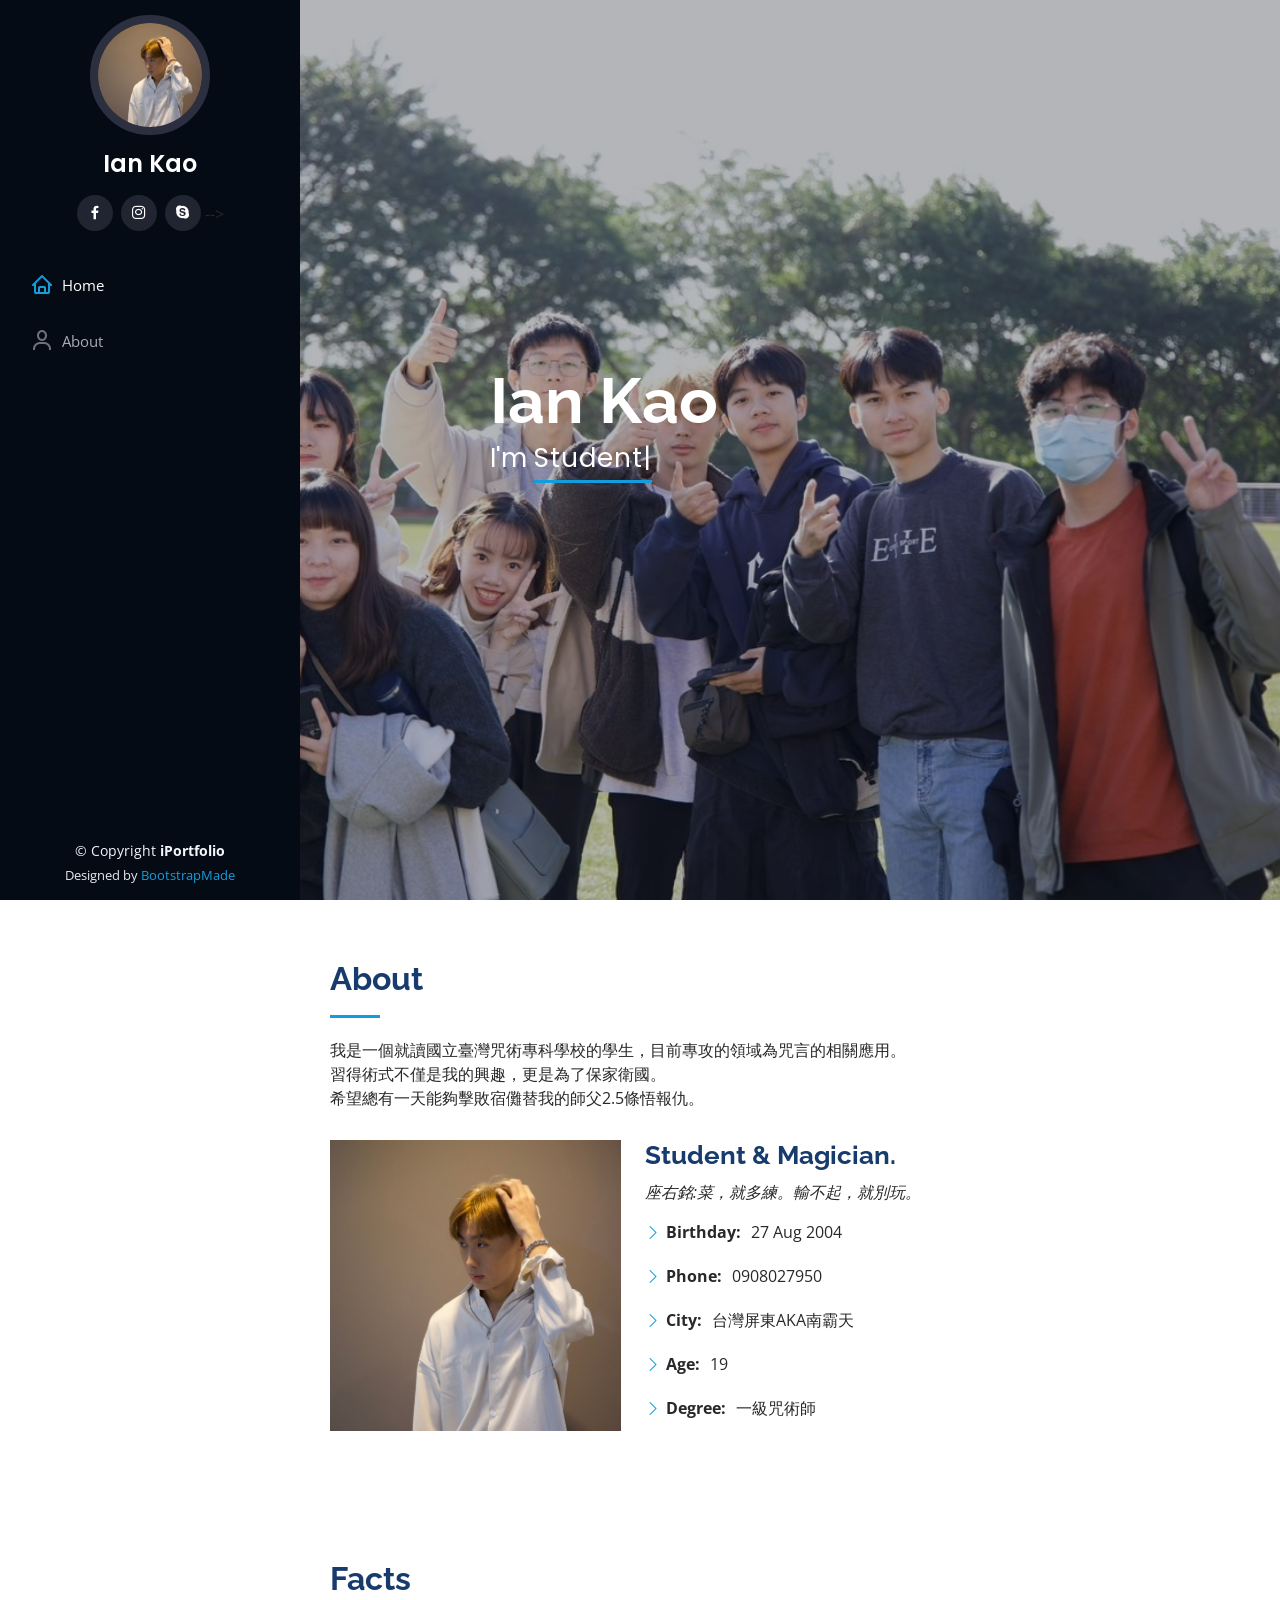
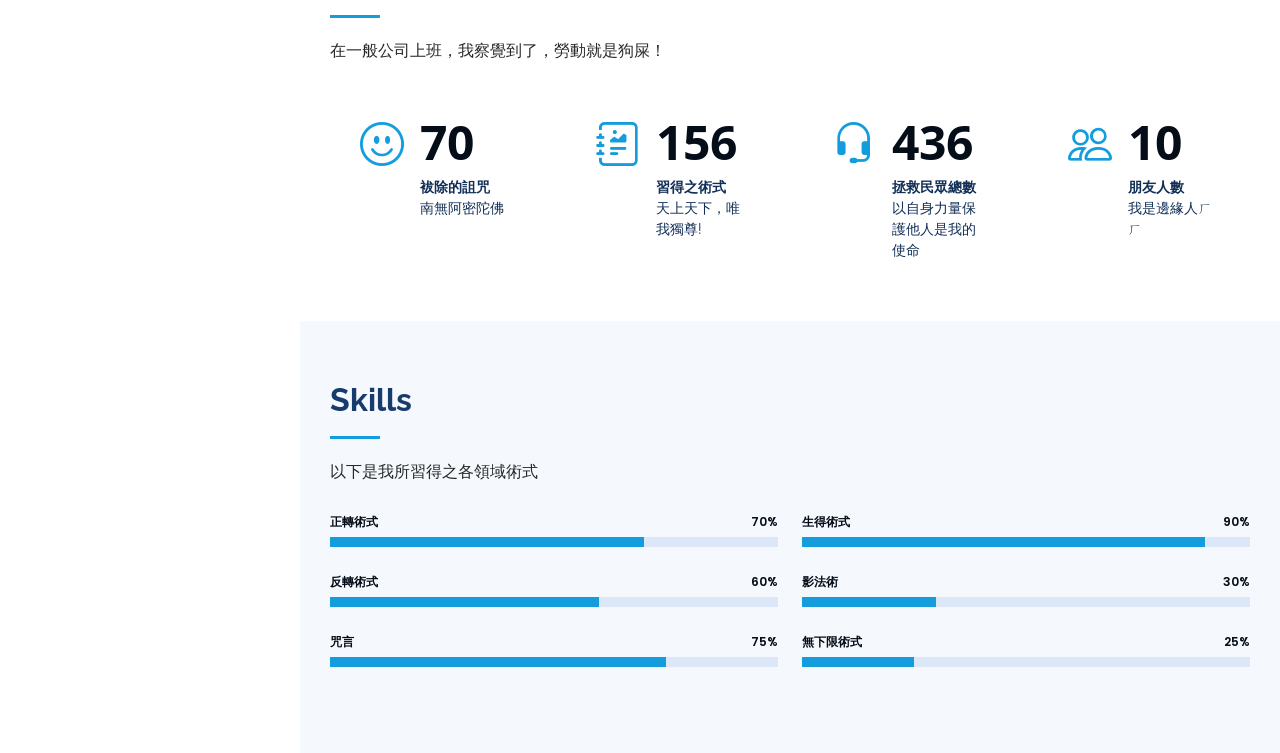
<file: hw1/index.html>
<!--https://b1129029.github.io/-->
<!DOCTYPE html>
<html lang="en">

<head>
  <meta charset="utf-8">
  <meta content="width=device-width, initial-scale=1.0" name="viewport">

  <title>iPortfolio Bootstrap Template - Index</title>
  <meta content="" name="description">
  <meta content="" name="keywords">

  <!-- Favicons -->
  <link href="assets/img/favicon.png" rel="icon">
  <link href="assets/img/apple-touch-icon.png" rel="apple-touch-icon">

  <!-- Google Fonts -->
  <link href="https://fonts.googleapis.com/css?family=Open+Sans:300,300i,400,400i,600,600i,700,700i|Raleway:300,300i,400,400i,500,500i,600,600i,700,700i|Poppins:300,300i,400,400i,500,500i,600,600i,700,700i" rel="stylesheet">

  <!-- Vendor CSS Files -->
  <link href="assets/vendor/aos/aos.css" rel="stylesheet">
  <link href="assets/vendor/bootstrap/css/bootstrap.min.css" rel="stylesheet">
  <link href="assets/vendor/bootstrap-icons/bootstrap-icons.css" rel="stylesheet">
  <link href="assets/vendor/boxicons/css/boxicons.min.css" rel="stylesheet">
  <link href="assets/vendor/glightbox/css/glightbox.min.css" rel="stylesheet">
  <link href="assets/vendor/swiper/swiper-bundle.min.css" rel="stylesheet">

  <!-- Template Main CSS File -->
  <link href="assets/css/style.css" rel="stylesheet">

  <!-- =======================================================
  * Template Name: iPortfolio
  * Updated: Mar 13 2024 with Bootstrap v5.3.3
  * Template URL: https://bootstrapmade.com/iportfolio-bootstrap-portfolio-websites-template/
  * Author: BootstrapMade.com
  * License: https://bootstrapmade.com/license/
  ======================================================== -->
</head>

<body>

  <!-- ======= Mobile nav toggle button ======= -->
  <i class="bi bi-list mobile-nav-toggle d-xl-none"></i>

  <!-- ======= Header ======= -->
  <header id="header">
    <div class="d-flex flex-column">

      <div class="profile">
        <img src="assets/img/handsomeboy-img.jpg" alt="" class="img-fluid rounded-circle">
        <h1 class="text-light"><a href="index.html">Ian Kao</a></h1>
        <div class="social-links mt-3 text-center">
          <!--<a href="#" class="twitter"><i class="bx bxl-twitter"></i></a>-->
          <a href="#" class="facebook"><i class="bx bxl-facebook"></i></a>
          <a href="#" class="instagram"><i class="bx bxl-instagram"></i></a>
          <a href="#" class="google-plus"><i class="bx bxl-skype"></i></a>-->
          <!--<a href="#" class="linkedin"><i class="bx bxl-linkedin"></i></a>-->
        </div>
      </div>

      <nav id="navbar" class="nav-menu navbar">
        <ul>
          <li><a href="#hero" class="nav-link scrollto active"><i class="bx bx-home"></i> <span>Home</span></a></li>
          <li><a href="#about" class="nav-link scrollto"><i class="bx bx-user"></i> <span>About</span></a></li>
<!--           <li><a href="#resume" class="nav-link scrollto"><i class="bx bx-file-blank"></i> <span>Resume</span></a></li>--> 
<!--         <li><a href="#portfolio" class="nav-link scrollto"><i class="bx bx-book-content"></i> <span>Portfolio</span></a></li>--> 
<!--           <li><a href="#services" class="nav-link scrollto"><i class="bx bx-server"></i> <span>Services</span></a></li>--> 
<!--           <li><a href="#contact" class="nav-link scrollto"><i class="bx bx-envelope"></i> <span>Contact</span></a></li>--> 
        </ul>
      </nav><!-- .nav-menu -->
    </div>
  </header><!-- End Header -->

  <!-- ======= Hero Section ======= -->
  <section id="hero" class="d-flex flex-column justify-content-center align-items-center">
    <div class="hero-container" data-aos="fade-in">
      <h1>Ian Kao</h1>
      <p>I'm <span class="typed" data-typed-items="Student, Handsome boy, ごじょうさとる"></span></p>
    </div>
  </section><!-- End Hero -->

  <main id="main">

    <!-- ======= About Section ======= -->
    <section id="about" class="about">
      <div class="container">

        <div class="section-title">
          <h2>About</h2>
          <p>我是一個就讀國立臺灣咒術專科學校的學生，目前專攻的領域為咒言的相關應用。<br>習得術式不僅是我的興趣，更是為了保家衛國。<br>希望總有一天能夠擊敗宿儺替我的師父2.5條悟報仇。</p>
        </div>

        <div class="row">
          <div class="col-lg-4" data-aos="fade-right">
            <img src="assets/img/handsomeboy-img.jpg" class="img-fluid" alt="">
          </div>
          <div class="col-lg-8 pt-4 pt-lg-0 content" data-aos="fade-left">
            <h3>Student &amp; Magician.</h3>
            <p class="fst-italic">
              座右銘:菜，就多練。輸不起，就別玩。</p>
            <div class="row">
              <div class="col-lg-6">
                <ul>
                  <li><i class="bi bi-chevron-right"></i> <strong>Birthday:</strong> <span>27 Aug 2004</span></li>
                 <!--<li><i class="bi bi-chevron-right"></i> <strong>Instagram:</strong> <span>www.instagram.com/_k.930827/</span></li>-->
                  <li><i class="bi bi-chevron-right"></i> <strong>Phone:</strong> <span>0908027950</span></li>
                  <li><i class="bi bi-chevron-right"></i> <strong>City:</strong> <span>台灣屏東AKA南霸天</span></li>
                <!--</ul>
              </div>
              <div class="col-lg-6">
                <ul>-->
                  <li><i class="bi bi-chevron-right"></i> <strong>Age:</strong> <span>19</span></li>
                  <li><i class="bi bi-chevron-right"></i> <strong>Degree:</strong> <span>一級咒術師</span></li>
                  <!--<li><i class="bi bi-chevron-right"></i> <strong>PhEmailone:</strong> <span>email@example.com</span></li>-->
                  <!--<li><i class="bi bi-chevron-right"></i> <strong>Freelance:</strong> <span>Available</span></li>-->
                </ul>
              </div>
            </div>
            <!--<p>
              Officiis eligendi itaque labore et dolorum mollitia officiis optio vero. Quisquam sunt adipisci omnis et ut. Nulla accusantium dolor incidunt officia tempore. Et eius omnis.
              Cupiditate ut dicta maxime officiis quidem quia. Sed et consectetur qui quia repellendus itaque neque. Aliquid amet quidem ut quaerat cupiditate. Ab et eum qui repellendus omnis culpa magni laudantium dolores.
            </p>-->
          </div>
        </div>

      </div>
    </section><!-- End About Section -->

    <!-- ======= Facts Section ======= -->
    <section id="facts" class="facts">
      <div class="container">

        <div class="section-title">
          <h2>Facts</h2>
          <p>在一般公司上班，我察覺到了，勞動就是狗屎！</p>
        </div>

        <div class="row no-gutters">

          <div class="col-lg-3 col-md-6 d-md-flex align-items-md-stretch" data-aos="fade-up">
            <div class="count-box">
              <i class="bi bi-emoji-smile"></i>
              <span data-purecounter-start="0" data-purecounter-end="232" data-purecounter-duration="1" class="purecounter"></span>
              <p><strong>袚除的詛咒</strong> <br>南無阿密陀佛</p>
            </div>
          </div>

          <div class="col-lg-3 col-md-6 d-md-flex align-items-md-stretch" data-aos="fade-up" data-aos-delay="100">
            <div class="count-box">
              <i class="bi bi-journal-richtext"></i>
              <span data-purecounter-start="0" data-purecounter-end="521" data-purecounter-duration="1" class="purecounter"></span>
              <p><strong>習得之術式</strong> <br>天上天下，唯我獨尊!</p>
            </div>
          </div>

          <div class="col-lg-3 col-md-6 d-md-flex align-items-md-stretch" data-aos="fade-up" data-aos-delay="200">
            <div class="count-box">
              <i class="bi bi-headset"></i>
              <span data-purecounter-start="0" data-purecounter-end="1453" data-purecounter-duration="1" class="purecounter"></span>
              <p><strong>拯救民眾總數</strong> <br>以自身力量保護他人是我的使命</p>
            </div>
          </div>

          <div class="col-lg-3 col-md-6 d-md-flex align-items-md-stretch" data-aos="fade-up" data-aos-delay="300">
            <div class="count-box">
              <i class="bi bi-people"></i>
              <span data-purecounter-start="0" data-purecounter-end="32" data-purecounter-duration="1" class="purecounter"></span>
              <p><strong>朋友人數</strong> <br>我是邊緣人ㄏㄏ</p>
            </div>
          </div>

        </div>

      </div>
    </section><!-- End Facts Section -->

    <!-- ======= Skills Section ======= -->
    <section id="skills" class="skills section-bg">
      <div class="container">

        <div class="section-title">
          <h2>Skills</h2>
          <p>以下是我所習得之各領域術式</p>
        </div>

        <div class="row skills-content">

          <div class="col-lg-6" data-aos="fade-up">

            <div class="progress">
              <span class="skill">正轉術式 <i class="val">70%</i></span>
              <div class="progress-bar-wrap">
                <div class="progress-bar" role="progressbar" aria-valuenow="70" aria-valuemin="0" aria-valuemax="100"></div>
              </div>
            </div>

            <div class="progress">
              <span class="skill">反轉術式 <i class="val">60%</i></span>
              <div class="progress-bar-wrap">
                <div class="progress-bar" role="progressbar" aria-valuenow="60" aria-valuemin="0" aria-valuemax="100"></div>
              </div>
            </div>

            <div class="progress">
              <span class="skill">咒言 <i class="val">75%</i></span>
              <div class="progress-bar-wrap">
                <div class="progress-bar" role="progressbar" aria-valuenow="75" aria-valuemin="0" aria-valuemax="100"></div>
              </div>
            </div>

          </div>

          <div class="col-lg-6" data-aos="fade-up" data-aos-delay="100">

            <div class="progress">
              <span class="skill">生得術式 <i class="val">90%</i></span>
              <div class="progress-bar-wrap">
                <div class="progress-bar" role="progressbar" aria-valuenow="90" aria-valuemin="0" aria-valuemax="100"></div>
              </div>
            </div>

            <div class="progress">
              <span class="skill">影法術 <i class="val">30%</i></span>
              <div class="progress-bar-wrap">
                <div class="progress-bar" role="progressbar" aria-valuenow="30" aria-valuemin="0" aria-valuemax="100"></div>
              </div>
            </div>

            <div class="progress">
              <span class="skill">無下限術式 <i class="val">25%</i></span>
              <div class="progress-bar-wrap">
                <div class="progress-bar" role="progressbar" aria-valuenow="25" aria-valuemin="0" aria-valuemax="100"></div>
              </div>
            </div>

          </div>

        </div>

      </div>
    </section><!-- End Skills Section -->

    <!-- ======= Resume Section ======= -->
<!--    <section id="resume" class="resume">
      <div class="container">

        <div class="section-title">
          <h2>Resume</h2>
          <p>Magnam dolores commodi suscipit. Necessitatibus eius consequatur ex aliquid fuga eum quidem. Sit sint consectetur velit. Quisquam quos quisquam cupiditate. Et nemo qui impedit suscipit alias ea. Quia fugiat sit in iste officiis commodi quidem hic quas.</p>
        </div>

        <div class="row">
          <div class="col-lg-6" data-aos="fade-up">
            <h3 class="resume-title">Sumary</h3>
            <div class="resume-item pb-0">
              <h4>Alex Smith</h4>
              <p><em>Innovative and deadline-driven Graphic Designer with 3+ years of experience designing and developing user-centered digital/print marketing material from initial concept to final, polished deliverable.</em></p>
              <ul>
                <li>Portland par 127,Orlando, FL</li>
                <li>(123) 456-7891</li>
                <li>alice.barkley@example.com</li>
              </ul>
            </div>

            <h3 class="resume-title">Education</h3>
            <div class="resume-item">
              <h4>Master of Fine Arts &amp; Graphic Design</h4>
              <h5>2015 - 2016</h5>
              <p><em>Rochester Institute of Technology, Rochester, NY</em></p>
              <p>Qui deserunt veniam. Et sed aliquam labore tempore sed quisquam iusto autem sit. Ea vero voluptatum qui ut dignissimos deleniti nerada porti sand markend</p>
            </div>
            <div class="resume-item">
              <h4>Bachelor of Fine Arts &amp; Graphic Design</h4>
              <h5>2010 - 2014</h5>
              <p><em>Rochester Institute of Technology, Rochester, NY</em></p>
              <p>Quia nobis sequi est occaecati aut. Repudiandae et iusto quae reiciendis et quis Eius vel ratione eius unde vitae rerum voluptates asperiores voluptatem Earum molestiae consequatur neque etlon sader mart dila</p>
            </div>
          </div>
          <div class="col-lg-6" data-aos="fade-up" data-aos-delay="100">
            <h3 class="resume-title">Professional Experience</h3>
            <div class="resume-item">
              <h4>Senior graphic design specialist</h4>
              <h5>2019 - Present</h5>
              <p><em>Experion, New York, NY </em></p>
              <ul>
                <li>Lead in the design, development, and implementation of the graphic, layout, and production communication materials</li>
                <li>Delegate tasks to the 7 members of the design team and provide counsel on all aspects of the project. </li>
                <li>Supervise the assessment of all graphic materials in order to ensure quality and accuracy of the design</li>
                <li>Oversee the efficient use of production project budgets ranging from $2,000 - $25,000</li>
              </ul>
            </div>
            <div class="resume-item">
              <h4>Graphic design specialist</h4>
              <h5>2017 - 2018</h5>
              <p><em>Stepping Stone Advertising, New York, NY</em></p>
              <ul>
                <li>Developed numerous marketing programs (logos, brochures,infographics, presentations, and advertisements).</li>
                <li>Managed up to 5 projects or tasks at a given time while under pressure</li>
                <li>Recommended and consulted with clients on the most appropriate graphic design</li>
                <li>Created 4+ design presentations and proposals a month for clients and account managers</li>
              </ul>
            </div>
          </div>
        </div>

      </div>
    </section>--><!-- End Resume Section -->

    <!-- ======= Portfolio Section ======= -->
<!--    <section id="portfolio" class="portfolio section-bg">
      <div class="container">

        <div class="section-title">
          <h2>Portfolio</h2>
          <p>Magnam dolores commodi suscipit. Necessitatibus eius consequatur ex aliquid fuga eum quidem. Sit sint consectetur velit. Quisquam quos quisquam cupiditate. Et nemo qui impedit suscipit alias ea. Quia fugiat sit in iste officiis commodi quidem hic quas.</p>
        </div>

        <div class="row" data-aos="fade-up">
          <div class="col-lg-12 d-flex justify-content-center">
            <ul id="portfolio-flters">
              <li data-filter="*" class="filter-active">All</li>
              <li data-filter=".filter-app">App</li>
              <li data-filter=".filter-card">Card</li>
              <li data-filter=".filter-web">Web</li>
            </ul>
          </div>
        </div>

        <div class="row portfolio-container" data-aos="fade-up" data-aos-delay="100">

          <div class="col-lg-4 col-md-6 portfolio-item filter-app">
            <div class="portfolio-wrap">
              <img src="assets/img/portfolio/portfolio-1.jpg" class="img-fluid" alt="">
              <div class="portfolio-links">
                <a href="assets/img/portfolio/portfolio-1.jpg" data-gallery="portfolioGallery" class="portfolio-lightbox" title="App 1"><i class="bx bx-plus"></i></a>
                <a href="portfolio-details.html" title="More Details"><i class="bx bx-link"></i></a>
              </div>
            </div>
          </div>

          <div class="col-lg-4 col-md-6 portfolio-item filter-web">
            <div class="portfolio-wrap">
              <img src="assets/img/portfolio/portfolio-2.jpg" class="img-fluid" alt="">
              <div class="portfolio-links">
                <a href="assets/img/portfolio/portfolio-2.jpg" data-gallery="portfolioGallery" class="portfolio-lightbox" title="Web 3"><i class="bx bx-plus"></i></a>
                <a href="portfolio-details.html" title="More Details"><i class="bx bx-link"></i></a>
              </div>
            </div>
          </div>

          <div class="col-lg-4 col-md-6 portfolio-item filter-app">
            <div class="portfolio-wrap">
              <img src="assets/img/portfolio/portfolio-3.jpg" class="img-fluid" alt="">
              <div class="portfolio-links">
                <a href="assets/img/portfolio/portfolio-3.jpg" data-gallery="portfolioGallery" class="portfolio-lightbox" title="App 2"><i class="bx bx-plus"></i></a>
                <a href="portfolio-details.html" title="More Details"><i class="bx bx-link"></i></a>
              </div>
            </div>
          </div>

          <div class="col-lg-4 col-md-6 portfolio-item filter-card">
            <div class="portfolio-wrap">
              <img src="assets/img/portfolio/portfolio-4.jpg" class="img-fluid" alt="">
              <div class="portfolio-links">
                <a href="assets/img/portfolio/portfolio-4.jpg" data-gallery="portfolioGallery" class="portfolio-lightbox" title="Card 2"><i class="bx bx-plus"></i></a>
                <a href="portfolio-details.html" title="More Details"><i class="bx bx-link"></i></a>
              </div>
            </div>
          </div>

          <div class="col-lg-4 col-md-6 portfolio-item filter-web">
            <div class="portfolio-wrap">
              <img src="assets/img/portfolio/portfolio-5.jpg" class="img-fluid" alt="">
              <div class="portfolio-links">
                <a href="assets/img/portfolio/portfolio-5.jpg" data-gallery="portfolioGallery" class="portfolio-lightbox" title="Web 2"><i class="bx bx-plus"></i></a>
                <a href="portfolio-details.html" title="More Details"><i class="bx bx-link"></i></a>
              </div>
            </div>
          </div>

          <div class="col-lg-4 col-md-6 portfolio-item filter-app">
            <div class="portfolio-wrap">
              <img src="assets/img/portfolio/portfolio-6.jpg" class="img-fluid" alt="">
              <div class="portfolio-links">
                <a href="assets/img/portfolio/portfolio-6.jpg" data-gallery="portfolioGallery" class="portfolio-lightbox" title="App 3"><i class="bx bx-plus"></i></a>
                <a href="portfolio-details.html" title="More Details"><i class="bx bx-link"></i></a>
              </div>
            </div>
          </div>

          <div class="col-lg-4 col-md-6 portfolio-item filter-card">
            <div class="portfolio-wrap">
              <img src="assets/img/portfolio/portfolio-7.jpg" class="img-fluid" alt="">
              <div class="portfolio-links">
                <a href="assets/img/portfolio/portfolio-7.jpg" data-gallery="portfolioGallery" class="portfolio-lightbox" title="Card 1"><i class="bx bx-plus"></i></a>
                <a href="portfolio-details.html" title="More Details"><i class="bx bx-link"></i></a>
              </div>
            </div>
          </div>

          <div class="col-lg-4 col-md-6 portfolio-item filter-card">
            <div class="portfolio-wrap">
              <img src="assets/img/portfolio/portfolio-8.jpg" class="img-fluid" alt="">
              <div class="portfolio-links">
                <a href="assets/img/portfolio/portfolio-8.jpg" data-gallery="portfolioGallery" class="portfolio-lightbox" title="Card 3"><i class="bx bx-plus"></i></a>
                <a href="portfolio-details.html" title="More Details"><i class="bx bx-link"></i></a>
              </div>
            </div>
          </div>

          <div class="col-lg-4 col-md-6 portfolio-item filter-web">
            <div class="portfolio-wrap">
              <img src="assets/img/portfolio/portfolio-9.jpg" class="img-fluid" alt="">
              <div class="portfolio-links">
                <a href="assets/img/portfolio/portfolio-9.jpg" data-gallery="portfolioGallery" class="portfolio-lightbox" title="Web 3"><i class="bx bx-plus"></i></a>
                <a href="portfolio-details.html" title="More Details"><i class="bx bx-link"></i></a>
              </div>
            </div>
          </div>

        </div>

      </div>
    </section>--><!-- End Portfolio Section -->

    <!-- ======= Services Section ======= -->
<!--    <section id="services" class="services">
      <div class="container">

        <div class="section-title">
          <h2>Services</h2>
          <p>Magnam dolores commodi suscipit. Necessitatibus eius consequatur ex aliquid fuga eum quidem. Sit sint consectetur velit. Quisquam quos quisquam cupiditate. Et nemo qui impedit suscipit alias ea. Quia fugiat sit in iste officiis commodi quidem hic quas.</p>
        </div>

        <div class="row">
          <div class="col-lg-4 col-md-6 icon-box" data-aos="fade-up">
            <div class="icon"><i class="bi bi-briefcase"></i></div>
            <h4 class="title"><a href="">Lorem Ipsum</a></h4>
            <p class="description">Voluptatum deleniti atque corrupti quos dolores et quas molestias excepturi sint occaecati cupiditate non provident</p>
          </div>
          <div class="col-lg-4 col-md-6 icon-box" data-aos="fade-up" data-aos-delay="100">
            <div class="icon"><i class="bi bi-card-checklist"></i></div>
            <h4 class="title"><a href="">Dolor Sitema</a></h4>
            <p class="description">Minim veniam, quis nostrud exercitation ullamco laboris nisi ut aliquip ex ea commodo consequat tarad limino ata</p>
          </div>
          <div class="col-lg-4 col-md-6 icon-box" data-aos="fade-up" data-aos-delay="200">
            <div class="icon"><i class="bi bi-bar-chart"></i></div>
            <h4 class="title"><a href="">Sed ut perspiciatis</a></h4>
            <p class="description">Duis aute irure dolor in reprehenderit in voluptate velit esse cillum dolore eu fugiat nulla pariatur</p>
          </div>
          <div class="col-lg-4 col-md-6 icon-box" data-aos="fade-up" data-aos-delay="300">
            <div class="icon"><i class="bi bi-binoculars"></i></div>
            <h4 class="title"><a href="">Magni Dolores</a></h4>
            <p class="description">Excepteur sint occaecat cupidatat non proident, sunt in culpa qui officia deserunt mollit anim id est laborum</p>
          </div>
          <div class="col-lg-4 col-md-6 icon-box" data-aos="fade-up" data-aos-delay="400">
            <div class="icon"><i class="bi bi-brightness-high"></i></div>
            <h4 class="title"><a href="">Nemo Enim</a></h4>
            <p class="description">At vero eos et accusamus et iusto odio dignissimos ducimus qui blanditiis praesentium voluptatum deleniti atque</p>
          </div>
          <div class="col-lg-4 col-md-6 icon-box" data-aos="fade-up" data-aos-delay="500">
            <div class="icon"><i class="bi bi-calendar4-week"></i></div>
            <h4 class="title"><a href="">Eiusmod Tempor</a></h4>
            <p class="description">Et harum quidem rerum facilis est et expedita distinctio. Nam libero tempore, cum soluta nobis est eligendi</p>
          </div>
        </div>

      </div>
    </section>--><!-- End Services Section -->

    <!-- ======= Testimonials Section ======= -->
<!--    <section id="testimonials" class="testimonials section-bg">
      <div class="container">

        <div class="section-title">
          <h2>Testimonials</h2>
          <p>Magnam dolores commodi suscipit. Necessitatibus eius consequatur ex aliquid fuga eum quidem. Sit sint consectetur velit. Quisquam quos quisquam cupiditate. Et nemo qui impedit suscipit alias ea. Quia fugiat sit in iste officiis commodi quidem hic quas.</p>
        </div>

        <div class="testimonials-slider swiper" data-aos="fade-up" data-aos-delay="100">
          <div class="swiper-wrapper">

            <div class="swiper-slide">
              <div class="testimonial-item" data-aos="fade-up">
                <p>
                  <i class="bx bxs-quote-alt-left quote-icon-left"></i>
                  Proin iaculis purus consequat sem cure digni ssim donec porttitora entum suscipit rhoncus. Accusantium quam, ultricies eget id, aliquam eget nibh et. Maecen aliquam, risus at semper.
                  <i class="bx bxs-quote-alt-right quote-icon-right"></i>
                </p>
                <img src="assets/img/testimonials/testimonials-1.jpg" class="testimonial-img" alt="">
                <h3>Saul Goodman</h3>
                <h4>Ceo &amp; Founder</h4>
              </div>
            </div>--><!-- End testimonial item -->

<!--             <div class="swiper-slide">
              <div class="testimonial-item" data-aos="fade-up" data-aos-delay="100">
                <p>
                  <i class="bx bxs-quote-alt-left quote-icon-left"></i>
                  Export tempor illum tamen malis malis eram quae irure esse labore quem cillum quid cillum eram malis quorum velit fore eram velit sunt aliqua noster fugiat irure amet legam anim culpa.
                  <i class="bx bxs-quote-alt-right quote-icon-right"></i>
                </p>
                <img src="assets/img/testimonials/testimonials-2.jpg" class="testimonial-img" alt="">
                <h3>Sara Wilsson</h3>
                <h4>Designer</h4>
              </div>
            </div>--><!-- End testimonial item -->

<!--             <div class="swiper-slide">
              <div class="testimonial-item" data-aos="fade-up" data-aos-delay="200">
                <p>
                  <i class="bx bxs-quote-alt-left quote-icon-left"></i>
                  Enim nisi quem export duis labore cillum quae magna enim sint quorum nulla quem veniam duis minim tempor labore quem eram duis noster aute amet eram fore quis sint minim.
                  <i class="bx bxs-quote-alt-right quote-icon-right"></i>
                </p>
                <img src="assets/img/testimonials/testimonials-3.jpg" class="testimonial-img" alt="">
                <h3>Jena Karlis</h3>
                <h4>Store Owner</h4>
              </div>
            </div>--><!-- End testimonial item -->

<!--             <div class="swiper-slide">
              <div class="testimonial-item" data-aos="fade-up" data-aos-delay="300">
                <p>
                  <i class="bx bxs-quote-alt-left quote-icon-left"></i>
                  Fugiat enim eram quae cillum dolore dolor amet nulla culpa multos export minim fugiat minim velit minim dolor enim duis veniam ipsum anim magna sunt elit fore quem dolore labore illum veniam.
                  <i class="bx bxs-quote-alt-right quote-icon-right"></i>
                </p>
                <img src="assets/img/testimonials/testimonials-4.jpg" class="testimonial-img" alt="">
                <h3>Matt Brandon</h3>
                <h4>Freelancer</h4>
              </div>
            </div>--><!-- End testimonial item -->

 <!--            <div class="swiper-slide">
              <div class="testimonial-item" data-aos="fade-up" data-aos-delay="400">
                <p>
                  <i class="bx bxs-quote-alt-left quote-icon-left"></i>
                  Quis quorum aliqua sint quem legam fore sunt eram irure aliqua veniam tempor noster veniam enim culpa labore duis sunt culpa nulla illum cillum fugiat legam esse veniam culpa fore nisi cillum quid.
                  <i class="bx bxs-quote-alt-right quote-icon-right"></i>
                </p>
                <img src="assets/img/testimonials/testimonials-5.jpg" class="testimonial-img" alt="">
                <h3>John Larson</h3>
                <h4>Entrepreneur</h4>
              </div>
            </div>--><!-- End testimonial item -->

<!--           </div>
          <div class="swiper-pagination"></div>
        </div>

      </div>
    </section>--><!-- End Testimonials Section -->

    <!-- ======= Contact Section ======= -->
<!--     <section id="contact" class="contact">
      <div class="container">

        <div class="section-title">
          <h2>Contact</h2>
          <p>Magnam dolores commodi suscipit. Necessitatibus eius consequatur ex aliquid fuga eum quidem. Sit sint consectetur velit. Quisquam quos quisquam cupiditate. Et nemo qui impedit suscipit alias ea. Quia fugiat sit in iste officiis commodi quidem hic quas.</p>
        </div>

        <div class="row" data-aos="fade-in">

          <div class="col-lg-5 d-flex align-items-stretch">
            <div class="info">
              <div class="address">
                <i class="bi bi-geo-alt"></i>
                <h4>Location:</h4>
                <p>A108 Adam Street, New York, NY 535022</p>
              </div>

              <div class="email">
                <i class="bi bi-envelope"></i>
                <h4>Email:</h4>
                <p>info@example.com</p>
              </div>

              <div class="phone">
                <i class="bi bi-phone"></i>
                <h4>Call:</h4>
                <p>+1 5589 55488 55s</p>
              </div>

              <iframe src="https://www.google.com/maps/embed?pb=!1m14!1m8!1m3!1d12097.433213460943!2d-74.0062269!3d40.7101282!3m2!1i1024!2i768!4f13.1!3m3!1m2!1s0x0%3A0xb89d1fe6bc499443!2sDowntown+Conference+Center!5e0!3m2!1smk!2sbg!4v1539943755621" frameborder="0" style="border:0; width: 100%; height: 290px;" allowfullscreen></iframe>
            </div>

          </div>

          <div class="col-lg-7 mt-5 mt-lg-0 d-flex align-items-stretch">
            <form action="forms/contact.php" method="post" role="form" class="php-email-form">
              <div class="row">
                <div class="form-group col-md-6">
                  <label for="name">Your Name</label>
                  <input type="text" name="name" class="form-control" id="name" required>
                </div>
                <div class="form-group col-md-6">
                  <label for="name">Your Email</label>
                  <input type="email" class="form-control" name="email" id="email" required>
                </div>
              </div>
              <div class="form-group">
                <label for="name">Subject</label>
                <input type="text" class="form-control" name="subject" id="subject" required>
              </div>
              <div class="form-group">
                <label for="name">Message</label>
                <textarea class="form-control" name="message" rows="10" required></textarea>
              </div>
              <div class="my-3">
                <div class="loading">Loading</div>
                <div class="error-message"></div>
                <div class="sent-message">Your message has been sent. Thank you!</div>
              </div>
              <div class="text-center"><button type="submit">Send Message</button></div>
            </form>
          </div>

        </div>

      </div>
    </section>--><!-- End Contact Section -->

  </main><!-- End #main -->

  <!-- ======= Footer ======= -->
  <footer id="footer">
    <div class="container">
      <div class="copyright">
        &copy; Copyright <strong><span>iPortfolio</span></strong>
      </div>
      <div class="credits">
        <!-- All the links in the footer should remain intact. -->
        <!-- You can delete the links only if you purchased the pro version. -->
        <!-- Licensing information: https://bootstrapmade.com/license/ -->
        <!-- Purchase the pro version with working PHP/AJAX contact form: https://bootstrapmade.com/iportfolio-bootstrap-portfolio-websites-template/ -->
        Designed by <a href="https://bootstrapmade.com/">BootstrapMade</a>
      </div>
    </div>
  </footer><!-- End  Footer -->

  <a href="#" class="back-to-top d-flex align-items-center justify-content-center"><i class="bi bi-arrow-up-short"></i></a>

  <!-- Vendor JS Files -->
  <script src="assets/vendor/purecounter/purecounter_vanilla.js"></script>
  <script src="assets/vendor/aos/aos.js"></script>
  <script src="assets/vendor/bootstrap/js/bootstrap.bundle.min.js"></script>
  <script src="assets/vendor/glightbox/js/glightbox.min.js"></script>
  <script src="assets/vendor/isotope-layout/isotope.pkgd.min.js"></script>
  <script src="assets/vendor/swiper/swiper-bundle.min.js"></script>
  <script src="assets/vendor/typed.js/typed.umd.js"></script>
  <script src="assets/vendor/waypoints/noframework.waypoints.js"></script>
  <script src="assets/vendor/php-email-form/validate.js"></script>

  <!-- Template Main JS File -->
  <script src="assets/js/main.js"></script>

</body>

</html>
</file>
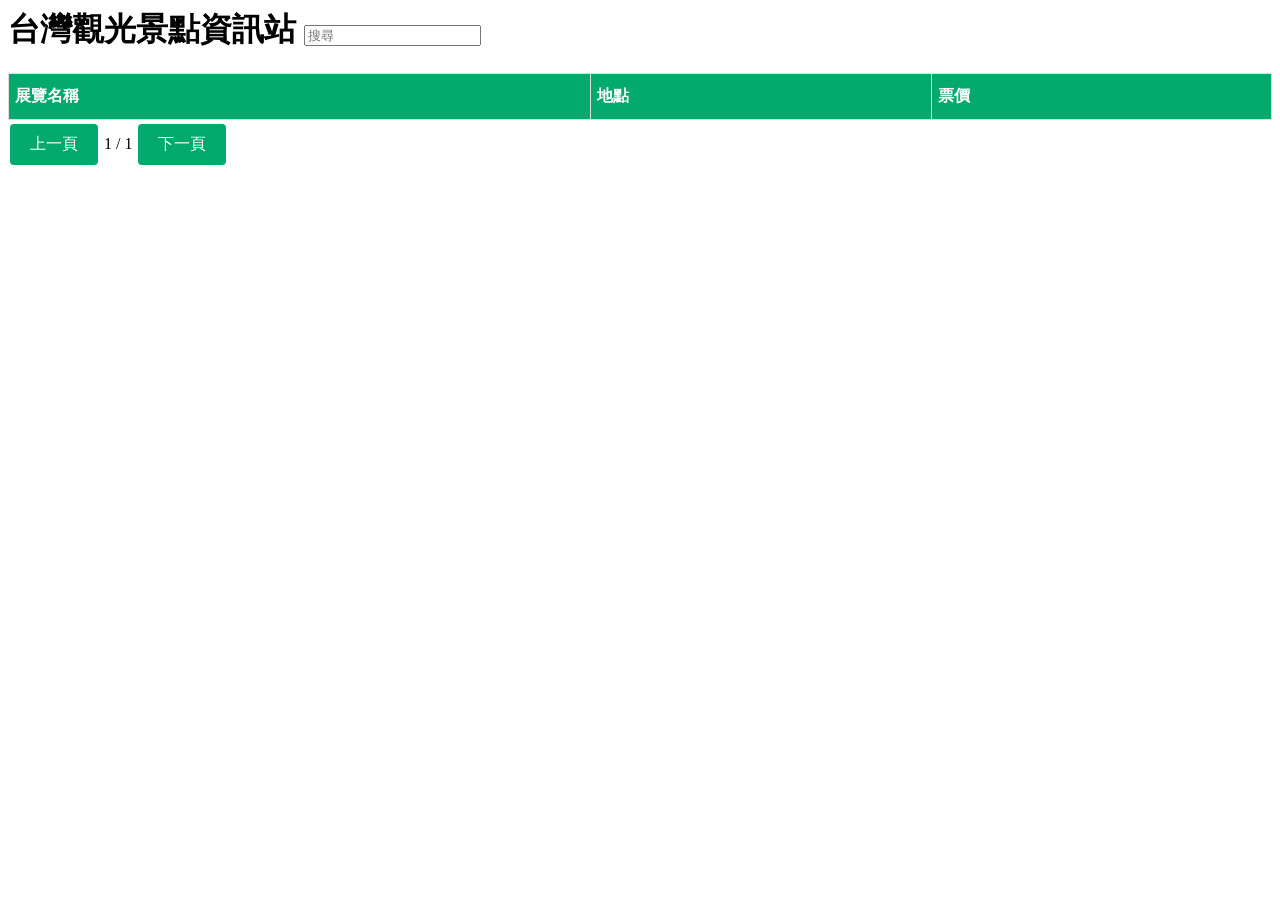
<file: hw2/index.html>
<html>
<head>
    <title>台灣觀光景點資訊站</title>
    <style>
        table {
            font-family: Arial, Helvetica, sans-serif;
            border-collapse: collapse;
            width: 100%;
        }
        td, th {
            border: 1px solid #ddd;
            padding: 6px;
        }
        tr:nth-child(even){
            background-color: #f2f2f2;
        }
        tr:hover {
            background-color: #ddd;
        }
        th {
            padding-top: 12px;
            padding-bottom: 12px;
            text-align: left;
            background-color: #04AA6D;
            color: white;
        }
        .button {
            background-color: #04AA6D;
            border: none;
            color: white;
            padding: 10px 20px;
            text-align: center;
            text-decoration: none;
            display: inline-block;
            font-size: 16px;
            margin: 4px 2px;
            cursor: pointer;
            border-radius: 4px;
        }
        #pagination {
            float: left;
            margin-top: 20px;
        }
        #searchContainer {
            margin-bottom: 20px;
        }
        #searchInput {
            margin-right: 10px;
        }
    </style>
</head>
<body>
    <h1><strong>台灣觀光景點資訊站 <input type="text" id="searchInput" placeholder="搜尋" onchange="searchByName()"></strong></h1>
    
       
        
    
    <table id="csie" class="table table-striped table-hover" border="1">
        <thead>
            <tr>
                <th>展覽名稱</th>
                <th>地點</th>
                <th>票價</th>
            </tr>
        </thead>
        <tbody>
            <!-- Table data will be inserted here -->
        </tbody>
    </table>
    <button onclick="goToPrevPage()" class="button">上一頁</button>
        <span id="currentPage">1</span> / <span id="totalPages">1</span>
        <button onclick="goToNextPage()" class="button">下一頁</button>

    <script>
        var openUrl = "https://cloud.culture.tw/frontsite/trans/SearchShowAction.do?method=doFindTypeJ&category=6";
        var xhr = new XMLHttpRequest();
        xhr.open('GET', openUrl, true);
        xhr.send();

        var currentPage = 1;
        var recordsPerPage = 10;
        var filteredData = [];

        xhr.onreadystatechange = function() {
            if (this.readyState == 4 && this.status == 200) {
                var dataset = JSON.parse(this.responseText);
                filteredData = dataset;
                updateTable();
                renderPagination();
            }
        };

        function updateTable() {
            var myTable = document.getElementById("csie").getElementsByTagName('tbody')[0];
            myTable.innerHTML = '';  // Clear table body

            var startIndex = (currentPage - 1) * recordsPerPage;
            var endIndex = startIndex + recordsPerPage;
            var dataToShow = filteredData.slice(startIndex, endIndex);

            dataToShow.forEach(function(data, index) {
                var row = myTable.insertRow(-1);
                row.insertCell(0).innerHTML = data['title'];
                row.insertCell(1).innerHTML = data['showInfo'][0]['location'];
                row.insertCell(2).innerHTML = data['showInfo'][0]['price'];
            });
        }

        function renderPagination() {
            var totalPages = Math.ceil(filteredData.length / recordsPerPage);
            document.getElementById("currentPage").innerHTML = currentPage;
            document.getElementById("totalPages").innerHTML = totalPages;
        }

        function searchByName() {
            var input = document.getElementById("searchInput").value.toLowerCase();
            if (input === '') {
                filteredData = JSON.parse(xhr.responseText);
            } else {
                filteredData = JSON.parse(xhr.responseText).filter(function(item) {
                    return item.title.toLowerCase().includes(input);
                });
            }
            currentPage = 1;  // Reset to first page after searching
            updateTable();
            renderPagination();
        }

        function goToPrevPage() {
            if (currentPage > 1) {
                currentPage--;
                updateTable();
                renderPagination();
            }
        }

        function goToNextPage() {
            var totalPages = Math.ceil(filteredData.length / recordsPerPage);
            if (currentPage < totalPages) {
                currentPage++;
                updateTable();
                renderPagination();
            }
        }
    </script>
</body>
</html>
</file>
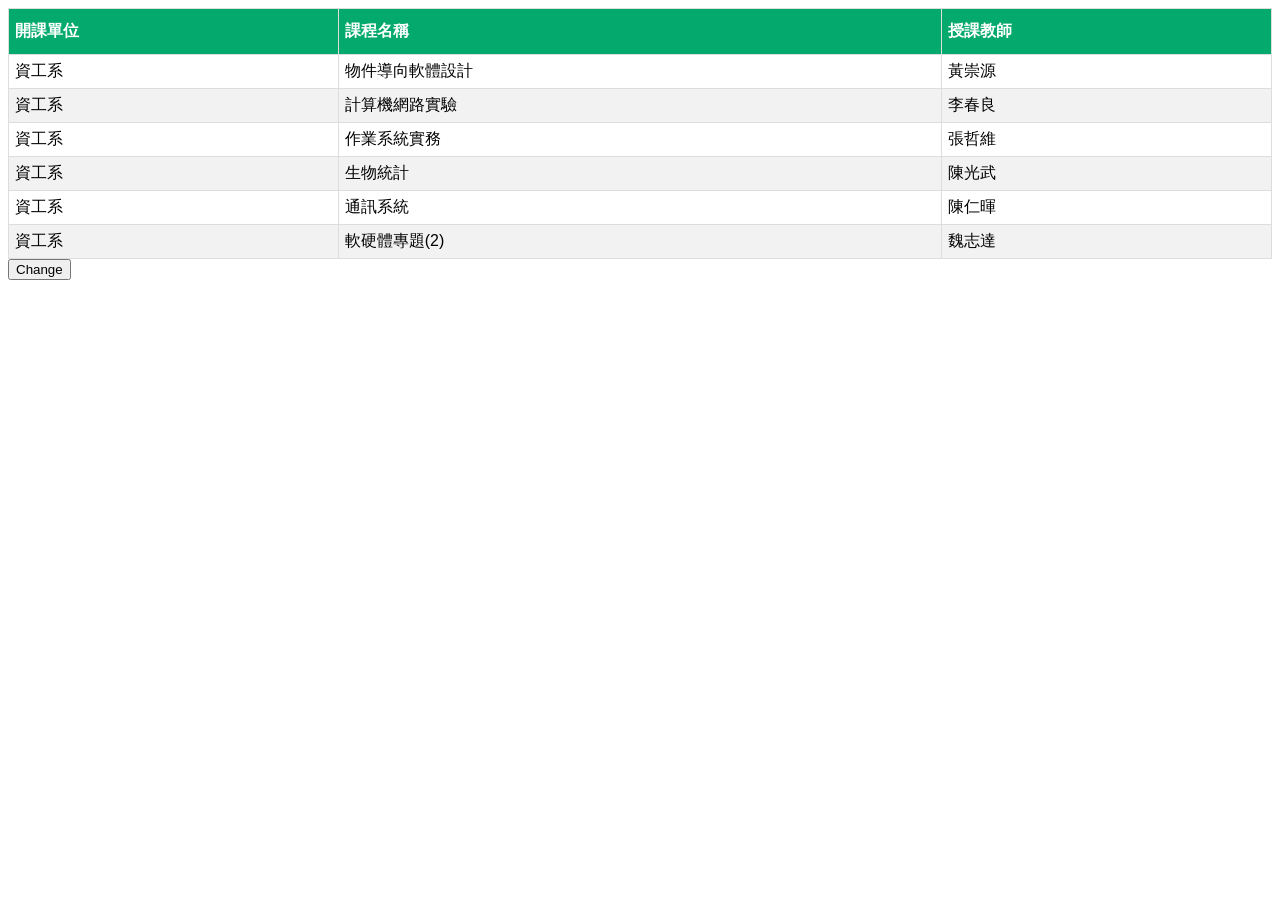
<file: lab1/index.html>
<html>
  <head>
  <style> 
  table { 
    font-family: Arial, Helvetica, sans-serif; 
    border-collapse: collapse; 
    width: 100%; 
  } 
  td, th { 
    border: 1px solid #ddd; 
    padding: 6px; 
  } 
  tr:nth-child(even){background-color: #f2f2f2;} 
  tr:hover {background-color: #ddd;} 
  th { 
    padding-top: 12px; 
    padding-bottom: 12px; 
    text-align: left; 
    background-color: #04AA6D; 
    color: white; 
  } 
  </style>
  </head>
  <body>
    <table id = "csie">
      <thead>
        <tr>
          <th>開課單位</th>
          <th>課程名稱</th>
          <th>授課教師</th>
        </tr>
      </thead>
      <tbody>
        <tr>
          <td>資工系</td>
          <td>物件導向軟體設計</td>
          <td>黃崇源</td>
        </tr>
          <tr>
          <td>資工系</td>
          <td>計算機網路實驗</td>
          <td>李春良</td>
        </tr>
          <tr>
          <td>資工系</td>
          <td>作業系統實務</td>
          <td>張哲維</td>
        </tr>
          <tr>
          <td>資工系</td>
          <td>生物統計</td>
          <td>陳光武</td>
        </tr>
          <tr>
          <td>資工系</td>
          <td>通訊系統</td>
          <td>陳仁暉</td>
        </tr>
            <tr>
          <td>資工系</td>
          <td>軟硬體專題(2)</td>
          <td>魏志達</td>
        </tr>
    </tbody>
    </table>
    <button onclick= "changeResult()"> Change </button>
    <script>
    function changeResult() {
      var myTable = document.getElementById("csie");
      myTable.rows[1].cells[2].innerHTML ="李春良";
    }
    </script>
  </body>
</html>
</file>
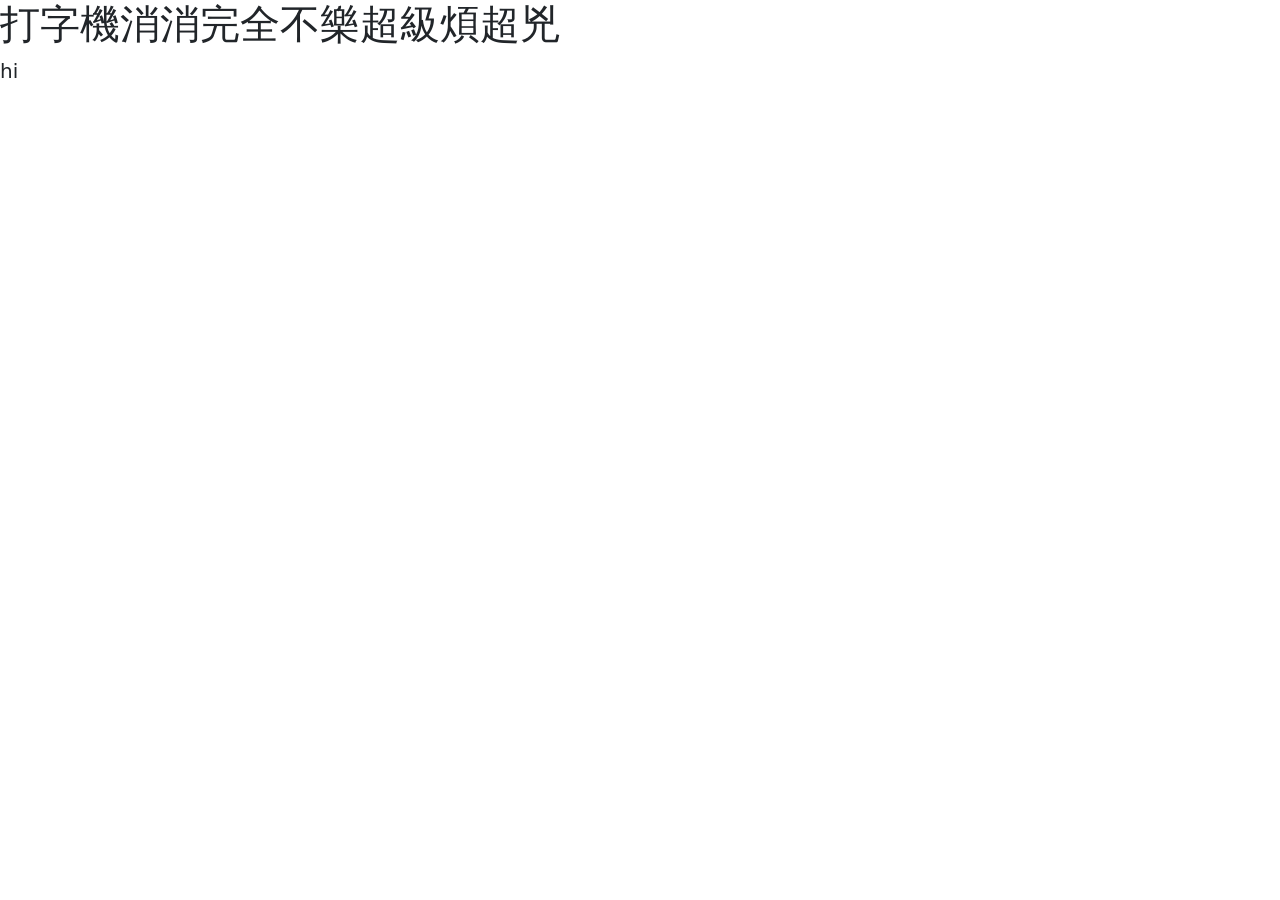
<file: lab2/index.html>
<html>
    <head>
        <meta charset="UTF-8">
        <title>打字機消消完全不樂超級煩超兇</title>
        <link href="https://cdn.jsdelivr.net/npm/bootstrap@5.0.2/dist/css/bootstrap.min.css" rel="stylesheet" integrity="sha384-EVSTQN3/azprG1Anm3QDgpJLIm9Nao0Yz1ztcQTwFspd3yD65VohhpuuCOmLASjC" crossorigin="anonymous">
    </head>
    <body onload="main()">
        <h1>打字機消消完全不樂超級煩超兇</h1>
        <div id="container" tabindex="0" class="blockquote text-nowrap"></div>
        <script>
            var container = document.getElementById('container');
            function randomNumber(min, max) {
                return Math.floor(Math.random() * (max - min + 1)) + min;
            }
            window.addEventListener('keydown', function(e) {
                console.log(e.key);
                if (e.key == 'Escape') {
                    container.textContent = '';
                } else if (e.key == 'Backspace') {
                    container.textContent = container.textContent.slice(0, -1);
                } else {
                    if (e.key == container.textContent[0]) {
                        console.log('Matched: ' + e.key);
                        container.textContent = container.textContent.slice(1);
                        add(randomNumber(1, 3));
                        return;
                    }
                    container.textContent += e.key;
                }
            })
            function add(n=1) {
                
                for (var i = 0; i < n; i++) {
                    container.textContent +=
                        String.fromCharCode(97 + Math.floor(Math.random() * 26));
                }
            }
            function main() {
                add(randomNumber(0,2));
            }
        </script>
    </body>
</html>
</file>
<file: hw1/assets/css/style.css>
/**
* Template Name: iPortfolio
* Updated: Mar 13 2024 with Bootstrap v5.3.3
* Template URL: https://bootstrapmade.com/iportfolio-bootstrap-portfolio-websites-template/
* Author: BootstrapMade.com
* License: https://bootstrapmade.com/license/
*/

/*--------------------------------------------------------------
# General
--------------------------------------------------------------*/
body {
  font-family: "Open Sans", sans-serif;
  color: #272829;
}

a {
  color: #149ddd;
  text-decoration: none;
}

a:hover {
  color: #37b3ed;
  text-decoration: none;
}

h1,
h2,
h3,
h4,
h5,
h6 {
  font-family: "Raleway", sans-serif;
}

/*--------------------------------------------------------------
# Back to top button
--------------------------------------------------------------*/
.back-to-top {
  position: fixed;
  visibility: hidden;
  opacity: 0;
  right: 15px;
  bottom: 15px;
  z-index: 996;
  background: #149ddd;
  width: 40px;
  height: 40px;
  border-radius: 50px;
  transition: all 0.4s;
}

.back-to-top i {
  font-size: 28px;
  color: #fff;
  line-height: 0;
}

.back-to-top:hover {
  background: #2eafec;
  color: #fff;
}

.back-to-top.active {
  visibility: visible;
  opacity: 1;
}

/*--------------------------------------------------------------
# Header
--------------------------------------------------------------*/
#header {
  position: fixed;
  top: 0;
  left: 0;
  bottom: 0;
  width: 300px;
  transition: all ease-in-out 0.5s;
  z-index: 9997;
  transition: all 0.5s;
  padding: 0 15px;
  background: #040b14;
  overflow-y: auto;
}

#header .profile img {
  margin: 15px auto;
  display: block;
  width: 120px;
  border: 8px solid #2c2f3f;
}

#header .profile h1 {
  font-size: 24px;
  margin: 0;
  padding: 0;
  font-weight: 600;
  -moz-text-align-last: center;
  text-align-last: center;
  font-family: "Poppins", sans-serif;
}

#header .profile h1 a,
#header .profile h1 a:hover {
  color: #fff;
  text-decoration: none;
}

#header .profile .social-links a {
  font-size: 18px;
  display: inline-block;
  background: #212431;
  color: #fff;
  line-height: 1;
  padding: 8px 0;
  margin-right: 4px;
  border-radius: 50%;
  text-align: center;
  width: 36px;
  height: 36px;
  transition: 0.3s;
}

#header .profile .social-links a:hover {
  background: #149ddd;
  color: #fff;
  text-decoration: none;
}

#main {
  margin-left: 300px;
}

.container,
.container-fluid {
  padding-left: 30px;
  padding-right: 30px;
}

@media (max-width: 1199px) {
  #header {
    left: -300px;
  }

  #main {
    margin-left: 0;
  }

  .container,
  .container-fluid {
    padding-left: 12px;
    padding-right: 12px;
  }
}

/*--------------------------------------------------------------
# Navigation Menu
--------------------------------------------------------------*/
/* Desktop Navigation */
.nav-menu {
  padding: 30px 0 0 0;
}

.nav-menu * {
  margin: 0;
  padding: 0;
  list-style: none;
}

.nav-menu>ul>li {
  position: relative;
  white-space: nowrap;
}

.nav-menu a,
.nav-menu a:focus {
  display: flex;
  align-items: center;
  color: #a8a9b4;
  padding: 12px 15px;
  margin-bottom: 8px;
  transition: 0.3s;
  font-size: 15px;
}

.nav-menu a i,
.nav-menu a:focus i {
  font-size: 24px;
  padding-right: 8px;
  color: #6f7180;
}

.nav-menu a:hover,
.nav-menu .active,
.nav-menu .active:focus,
.nav-menu li:hover>a {
  text-decoration: none;
  color: #fff;
}

.nav-menu a:hover i,
.nav-menu .active i,
.nav-menu .active:focus i,
.nav-menu li:hover>a i {
  color: #149ddd;
}

/* Mobile Navigation */
.mobile-nav-toggle {
  position: fixed;
  right: 15px;
  top: 15px;
  z-index: 9998;
  border: 0;
  font-size: 24px;
  transition: all 0.4s;
  outline: none !important;
  background-color: #149ddd;
  color: #fff;
  width: 40px;
  height: 40px;
  display: inline-flex;
  align-items: center;
  justify-content: center;
  line-height: 0;
  border-radius: 50px;
  cursor: pointer;
}

.mobile-nav-active {
  overflow: hidden;
}

.mobile-nav-active #header {
  left: 0;
}

/*--------------------------------------------------------------
# Hero Section
--------------------------------------------------------------*/
#hero {
  width: 100%;
  height: 100vh;
  background: url("../img/ironman-img.jpg") top center;
  background-size: cover;
}

#hero:before {
  content: "";
  background: rgba(5, 13, 24, 0.3);
  position: absolute;
  bottom: 0;
  top: 0;
  left: 0;
  right: 0;
  z-index: 1;
}

#hero .hero-container {
  position: relative;
  z-index: 2;
  min-width: 300px;
}

#hero h1 {
  margin: 0 0 10px 0;
  font-size: 64px;
  font-weight: 700;
  line-height: 56px;
  color: #fff;
}

#hero p {
  color: #fff;
  margin-bottom: 50px;
  font-size: 26px;
  font-family: "Poppins", sans-serif;
}

#hero p span {
  color: #fff;
  padding-bottom: 4px;
  letter-spacing: 1px;
  border-bottom: 3px solid #149ddd;
}

@media (min-width: 1024px) {
  #hero {
    background-attachment: fixed;
  }
}

@media (max-width: 768px) {
  #hero h1 {
    font-size: 28px;
    line-height: 36px;
  }

  #hero h2 {
    font-size: 18px;
    line-height: 24px;
    margin-bottom: 30px;
  }
}

/*--------------------------------------------------------------
# Sections General
--------------------------------------------------------------*/
section {
  padding: 60px 0;
  overflow: hidden;
}

.section-bg {
  background: #f5f8fd;
}

.section-title {
  padding-bottom: 30px;
}

.section-title h2 {
  font-size: 32px;
  font-weight: bold;
  margin-bottom: 20px;
  padding-bottom: 20px;
  position: relative;
  color: #173b6c;
}

.section-title h2::after {
  content: "";
  position: absolute;
  display: block;
  width: 50px;
  height: 3px;
  background: #149ddd;
  bottom: 0;
  left: 0;
}

.section-title p {
  margin-bottom: 0;
}

/*--------------------------------------------------------------
# About
--------------------------------------------------------------*/
.about .content h3 {
  font-weight: 700;
  font-size: 26px;
  color: #173b6c;
}

.about .content ul {
  list-style: none;
  padding: 0;
}

.about .content ul li {
  margin-bottom: 20px;
  display: flex;
  align-items: center;
}

.about .content ul strong {
  margin-right: 10px;
}

.about .content ul i {
  font-size: 16px;
  margin-right: 5px;
  color: #149ddd;
  line-height: 0;
}

.about .content p:last-child {
  margin-bottom: 0;
}

/*--------------------------------------------------------------
# Facts
--------------------------------------------------------------*/
.facts {
  padding-bottom: 30px;
}

.facts .count-box {
  padding: 30px;
  width: 100%;
}

.facts .count-box i {
  display: block;
  font-size: 44px;
  color: #149ddd;
  float: left;
  line-height: 0;
}

.facts .count-box span {
  font-size: 48px;
  line-height: 40px;
  display: block;
  font-weight: 700;
  color: #050d18;
  margin-left: 60px;
}

.facts .count-box p {
  padding: 15px 0 0 0;
  margin: 0 0 0 60px;
  font-family: "Raleway", sans-serif;
  font-size: 14px;
  color: #122f57;
}

.facts .count-box a {
  font-weight: 600;
  display: block;
  margin-top: 20px;
  color: #122f57;
  font-size: 15px;
  font-family: "Poppins", sans-serif;
  transition: ease-in-out 0.3s;
}

.facts .count-box a:hover {
  color: #1f5297;
}

/*--------------------------------------------------------------
# Akills
--------------------------------------------------------------*/
.skills .progress {
  height: 60px;
  display: block;
  background: none;
  border-radius: 0;
}

.skills .progress .skill {
  padding: 0;
  margin: 0 0 6px 0;
  text-transform: uppercase;
  display: block;
  font-weight: 600;
  font-family: "Poppins", sans-serif;
  color: #050d18;
}

.skills .progress .skill .val {
  float: right;
  font-style: normal;
}

.skills .progress-bar-wrap {
  background: #dce8f8;
  height: 10px;
}

.skills .progress-bar {
  width: 1px;
  height: 10px;
  transition: 0.9s;
  background-color: #149ddd;
}

/*--------------------------------------------------------------
# Resume
--------------------------------------------------------------*/
.resume .resume-title {
  font-size: 26px;
  font-weight: 700;
  margin-top: 20px;
  margin-bottom: 20px;
  color: #050d18;
}

.resume .resume-item {
  padding: 0 0 20px 20px;
  margin-top: -2px;
  border-left: 2px solid #1f5297;
  position: relative;
}

.resume .resume-item h4 {
  line-height: 18px;
  font-size: 18px;
  font-weight: 600;
  text-transform: uppercase;
  font-family: "Poppins", sans-serif;
  color: #050d18;
  margin-bottom: 10px;
}

.resume .resume-item h5 {
  font-size: 16px;
  background: #e4edf9;
  padding: 5px 15px;
  display: inline-block;
  font-weight: 600;
  margin-bottom: 10px;
}

.resume .resume-item ul {
  padding-left: 20px;
}

.resume .resume-item ul li {
  padding-bottom: 10px;
}

.resume .resume-item:last-child {
  padding-bottom: 0;
}

.resume .resume-item::before {
  content: "";
  position: absolute;
  width: 16px;
  height: 16px;
  border-radius: 50px;
  left: -9px;
  top: 0;
  background: #fff;
  border: 2px solid #1f5297;
}

/*--------------------------------------------------------------
# Portfolio
--------------------------------------------------------------*/
.portfolio .portfolio-item {
  margin-bottom: 30px;
}

.portfolio #portfolio-flters {
  padding: 0;
  margin: 0 auto 35px auto;
  list-style: none;
  text-align: center;
  background: #fff;
  border-radius: 50px;
  padding: 2px 15px;
}

.portfolio #portfolio-flters li {
  cursor: pointer;
  display: inline-block;
  padding: 10px 15px 8px 15px;
  font-size: 14px;
  font-weight: 600;
  line-height: 1;
  text-transform: uppercase;
  color: #272829;
  margin-bottom: 5px;
  transition: all 0.3s ease-in-out;
}

.portfolio #portfolio-flters li:hover,
.portfolio #portfolio-flters li.filter-active {
  color: #149ddd;
}

.portfolio #portfolio-flters li:last-child {
  margin-right: 0;
}

.portfolio .portfolio-wrap {
  transition: 0.3s;
  position: relative;
  overflow: hidden;
  z-index: 1;
}

.portfolio .portfolio-wrap::before {
  content: "";
  background: rgba(255, 255, 255, 0.5);
  position: absolute;
  left: 0;
  right: 0;
  top: 0;
  bottom: 0;
  transition: all ease-in-out 0.3s;
  z-index: 2;
  opacity: 0;
}

.portfolio .portfolio-wrap .portfolio-links {
  opacity: 1;
  left: 0;
  right: 0;
  bottom: -60px;
  z-index: 3;
  position: absolute;
  transition: all ease-in-out 0.3s;
  display: flex;
  justify-content: center;
}

.portfolio .portfolio-wrap .portfolio-links a {
  color: #fff;
  font-size: 28px;
  text-align: center;
  background: rgba(20, 157, 221, 0.75);
  transition: 0.3s;
  width: 50%;
}

.portfolio .portfolio-wrap .portfolio-links a:hover {
  background: rgba(20, 157, 221, 0.95);
}

.portfolio .portfolio-wrap .portfolio-links a+a {
  border-left: 1px solid #37b3ed;
}

.portfolio .portfolio-wrap:hover::before {
  top: 0;
  left: 0;
  right: 0;
  bottom: 0;
  opacity: 1;
}

.portfolio .portfolio-wrap:hover .portfolio-links {
  opacity: 1;
  bottom: 0;
}

/*--------------------------------------------------------------
# Portfolio Details
--------------------------------------------------------------*/
.portfolio-details {
  padding-top: 40px;
}

.portfolio-details .portfolio-details-slider img {
  width: 100%;
}

.portfolio-details .portfolio-details-slider .swiper-pagination {
  margin-top: 20px;
  position: relative;
}

.portfolio-details .portfolio-details-slider .swiper-pagination .swiper-pagination-bullet {
  width: 12px;
  height: 12px;
  background-color: #fff;
  opacity: 1;
  border: 1px solid #149ddd;
}

.portfolio-details .portfolio-details-slider .swiper-pagination .swiper-pagination-bullet-active {
  background-color: #149ddd;
}

.portfolio-details .portfolio-info {
  padding: 30px;
  box-shadow: 0px 0 30px rgba(5, 13, 24, 0.08);
}

.portfolio-details .portfolio-info h3 {
  font-size: 22px;
  font-weight: 700;
  margin-bottom: 20px;
  padding-bottom: 20px;
  border-bottom: 1px solid #eee;
}

.portfolio-details .portfolio-info ul {
  list-style: none;
  padding: 0;
  font-size: 15px;
}

.portfolio-details .portfolio-info ul li+li {
  margin-top: 10px;
}

.portfolio-details .portfolio-description {
  padding-top: 30px;
}

.portfolio-details .portfolio-description h2 {
  font-size: 26px;
  font-weight: 700;
  margin-bottom: 20px;
}

.portfolio-details .portfolio-description p {
  padding: 0;
}

/*--------------------------------------------------------------
# Services
--------------------------------------------------------------*/
.services .icon-box {
  margin-bottom: 20px;
}

.services .icon {
  float: left;
  display: flex;
  align-items: center;
  justify-content: center;
  width: 54px;
  height: 54px;
  background: #149ddd;
  border-radius: 50%;
  transition: 0.5s;
  border: 1px solid #149ddd;
}

.services .icon i {
  color: #fff;
  font-size: 24px;
  line-height: 0;
}

.services .icon-box:hover .icon {
  background: #fff;
}

.services .icon-box:hover .icon i {
  color: #149ddd;
}

.services .title {
  margin-left: 80px;
  font-weight: 700;
  margin-bottom: 15px;
  font-size: 18px;
}

.services .title a {
  color: #343a40;
}

.services .title a:hover {
  color: #149ddd;
}

.services .description {
  margin-left: 80px;
  line-height: 24px;
  font-size: 14px;
}

/*--------------------------------------------------------------
# Testimonials
--------------------------------------------------------------*/
.testimonials .testimonials-carousel,
.testimonials .testimonials-slider {
  overflow: hidden;
}

.testimonials .testimonial-item {
  box-sizing: content-box;
  text-align: center;
  min-height: 320px;
}

.testimonials .testimonial-item .testimonial-img {
  width: 90px;
  border-radius: 50%;
  margin: 0 auto;
}

.testimonials .testimonial-item h3 {
  font-size: 18px;
  font-weight: bold;
  margin: 10px 0 5px 0;
  color: #111;
}

.testimonials .testimonial-item h4 {
  font-size: 14px;
  color: #999;
  margin: 0;
}

.testimonials .testimonial-item .quote-icon-left,
.testimonials .testimonial-item .quote-icon-right {
  color: #c3e8fa;
  font-size: 26px;
}

.testimonials .testimonial-item .quote-icon-left {
  display: inline-block;
  left: -5px;
  position: relative;
}

.testimonials .testimonial-item .quote-icon-right {
  display: inline-block;
  right: -5px;
  position: relative;
  top: 10px;
}

.testimonials .testimonial-item p {
  font-style: italic;
  margin: 0 15px 15px 15px;
  padding: 20px;
  background: #fff;
  position: relative;
  margin-bottom: 35px;
  border-radius: 6px;
  box-shadow: 0px 2px 15px rgba(0, 0, 0, 0.1);
}

.testimonials .testimonial-item p::after {
  content: "";
  width: 0;
  height: 0;
  border-top: 20px solid #fff;
  border-right: 20px solid transparent;
  border-left: 20px solid transparent;
  position: absolute;
  bottom: -20px;
  left: calc(50% - 20px);
}

.testimonials .swiper-pagination {
  margin-top: 20px;
  position: relative;
}

.testimonials .swiper-pagination .swiper-pagination-bullet {
  width: 12px;
  height: 12px;
  background-color: #fff;
  opacity: 1;
  border: 1px solid #149ddd;
}

.testimonials .swiper-pagination .swiper-pagination-bullet-active {
  background-color: #149ddd;
}

/*--------------------------------------------------------------
# Contact
--------------------------------------------------------------*/
.contact {
  padding-bottom: 130px;
}

.contact .info {
  padding: 30px;
  background: #fff;
  width: 100%;
  box-shadow: 0 0 24px 0 rgba(0, 0, 0, 0.12);
}

.contact .info i {
  font-size: 20px;
  color: #149ddd;
  float: left;
  width: 44px;
  height: 44px;
  background: #dff3fc;
  display: flex;
  justify-content: center;
  align-items: center;
  border-radius: 50px;
  transition: all 0.3s ease-in-out;
}

.contact .info h4 {
  padding: 0 0 0 60px;
  font-size: 22px;
  font-weight: 600;
  margin-bottom: 5px;
  color: #050d18;
}

.contact .info p {
  padding: 0 0 10px 60px;
  margin-bottom: 20px;
  font-size: 14px;
  color: #173b6c;
}

.contact .info .email p {
  padding-top: 5px;
}

.contact .info .social-links {
  padding-left: 60px;
}

.contact .info .social-links a {
  font-size: 18px;
  display: inline-block;
  background: #333;
  color: #fff;
  line-height: 1;
  padding: 8px 0;
  border-radius: 50%;
  text-align: center;
  width: 36px;
  height: 36px;
  transition: 0.3s;
  margin-right: 10px;
}

.contact .info .social-links a:hover {
  background: #149ddd;
  color: #fff;
}

.contact .info .email:hover i,
.contact .info .address:hover i,
.contact .info .phone:hover i {
  background: #149ddd;
  color: #fff;
}

.contact .php-email-form {
  width: 100%;
  padding: 30px;
  background: #fff;
  box-shadow: 0 0 24px 0 rgba(0, 0, 0, 0.12);
}

.contact .php-email-form .form-group {
  padding-bottom: 8px;
}

.contact .php-email-form .validate {
  display: none;
  color: red;
  margin: 0 0 15px 0;
  font-weight: 400;
  font-size: 13px;
}

.contact .php-email-form .error-message {
  display: none;
  color: #fff;
  background: #ed3c0d;
  text-align: left;
  padding: 15px;
  font-weight: 600;
}

.contact .php-email-form .error-message br+br {
  margin-top: 25px;
}

.contact .php-email-form .sent-message {
  display: none;
  color: #fff;
  background: #18d26e;
  text-align: center;
  padding: 15px;
  font-weight: 600;
}

.contact .php-email-form .loading {
  display: none;
  background: #fff;
  text-align: center;
  padding: 15px;
}

.contact .php-email-form .loading:before {
  content: "";
  display: inline-block;
  border-radius: 50%;
  width: 24px;
  height: 24px;
  margin: 0 10px -6px 0;
  border: 3px solid #18d26e;
  border-top-color: #eee;
  animation: animate-loading 1s linear infinite;
}

.contact .php-email-form .form-group {
  margin-bottom: 15px;
}

.contact .php-email-form label {
  padding-bottom: 8px;
}

.contact .php-email-form input,
.contact .php-email-form textarea {
  border-radius: 0;
  box-shadow: none;
  font-size: 14px;
}

.contact .php-email-form input {
  height: 44px;
}

.contact .php-email-form textarea {
  padding: 10px 15px;
}

.contact .php-email-form button[type=submit] {
  background: #149ddd;
  border: 0;
  padding: 10px 24px;
  color: #fff;
  transition: 0.4s;
  border-radius: 4px;
}

.contact .php-email-form button[type=submit]:hover {
  background: #37b3ed;
}

@keyframes animate-loading {
  0% {
    transform: rotate(0deg);
  }

  100% {
    transform: rotate(360deg);
  }
}

/*--------------------------------------------------------------
# Breadcrumbs
--------------------------------------------------------------*/
.breadcrumbs {
  padding: 20px 0;
  background: #f9f9f9;
}

.breadcrumbs h2 {
  font-size: 26px;
  font-weight: 300;
}

.breadcrumbs ol {
  display: flex;
  flex-wrap: wrap;
  list-style: none;
  padding: 0;
  margin: 0;
  font-size: 15px;
}

.breadcrumbs ol li+li {
  padding-left: 10px;
}

.breadcrumbs ol li+li::before {
  display: inline-block;
  padding-right: 10px;
  color: #0e2442;
  content: "/";
}

@media (max-width: 768px) {
  .breadcrumbs .d-flex {
    display: block !important;
  }

  .breadcrumbs ol {
    display: block;
  }

  .breadcrumbs ol li {
    display: inline-block;
  }
}

/*--------------------------------------------------------------
# Footer
--------------------------------------------------------------*/
#footer {
  padding: 15px;
  color: #f4f6fd;
  font-size: 14px;
  position: fixed;
  left: 0;
  bottom: 0;
  width: 300px;
  z-index: 9999;
  background: #040b14;
}

#footer .copyright {
  text-align: center;
}

#footer .credits {
  padding-top: 5px;
  text-align: center;
  font-size: 13px;
  color: #eaebf0;
}

@media (max-width: 1199px) {
  #footer {
    position: static;
    width: auto;
    padding-right: 20px 15px;
  }
}
</file>
